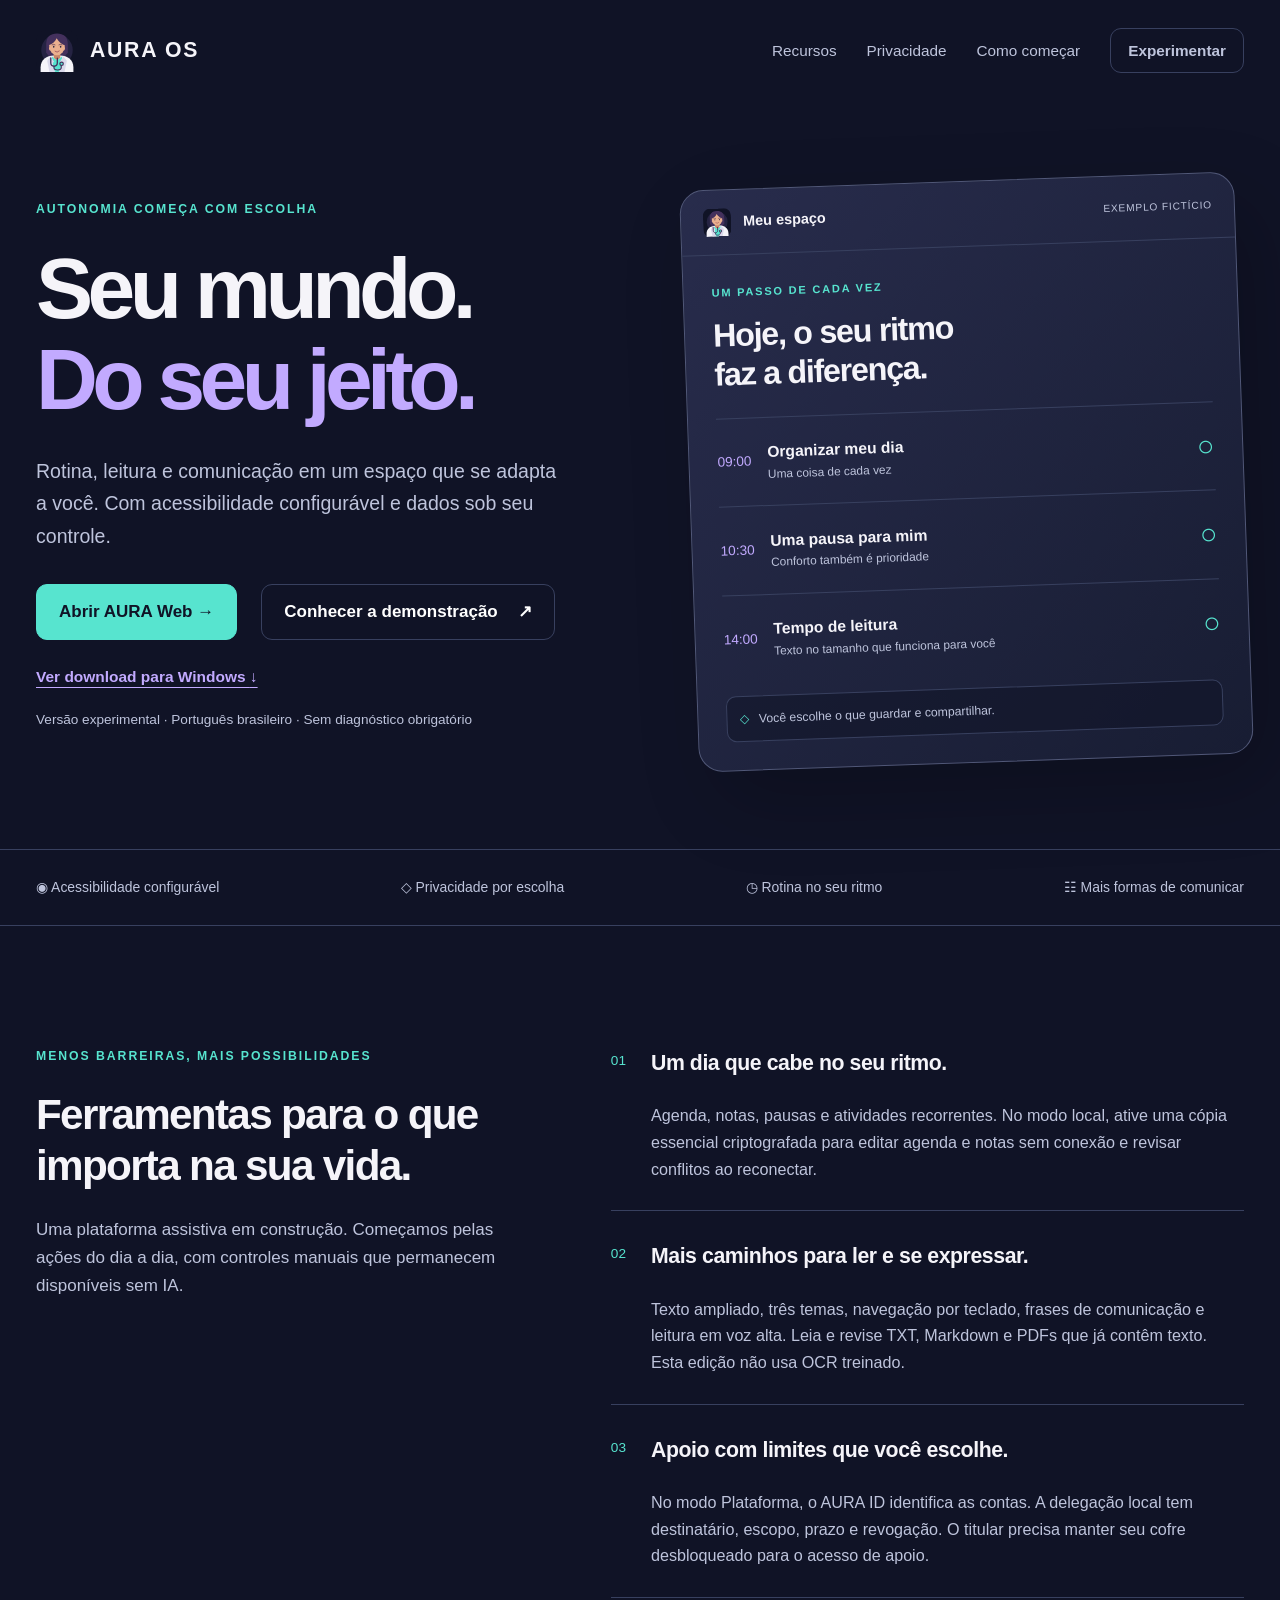
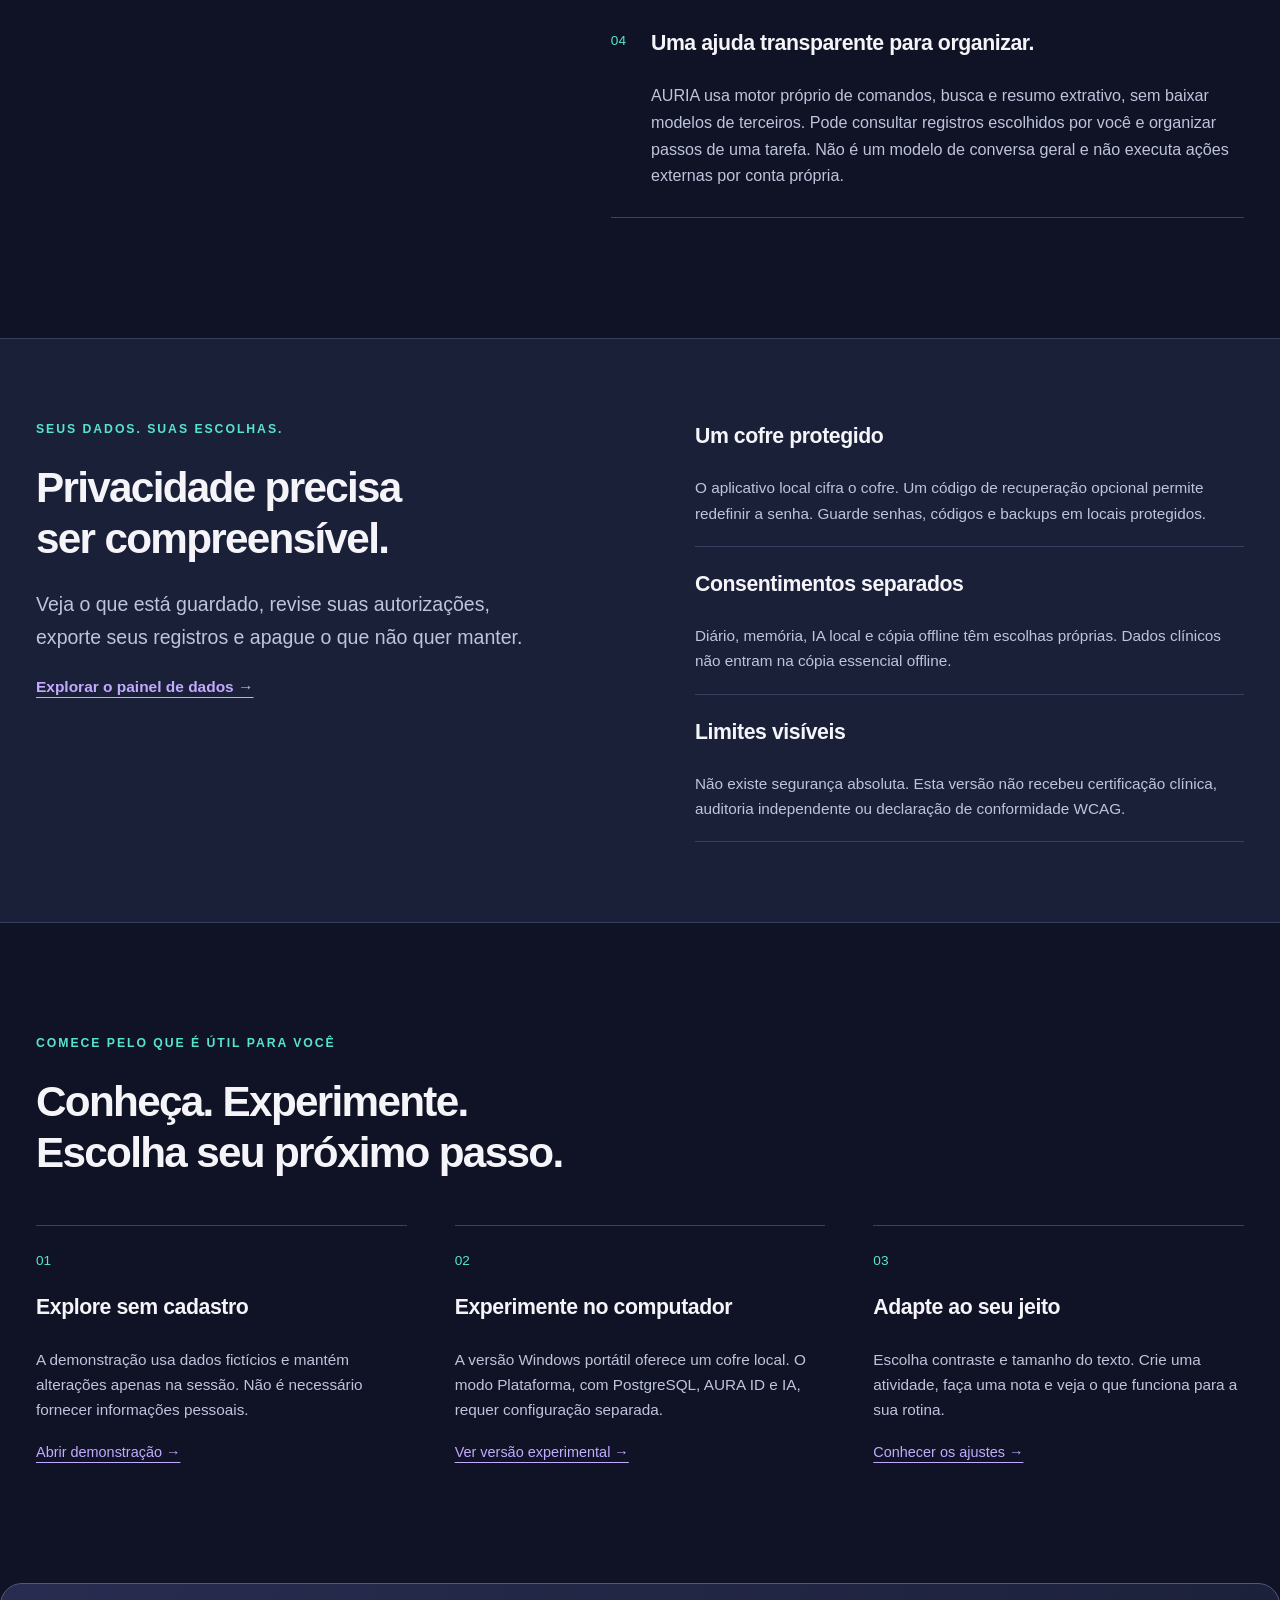
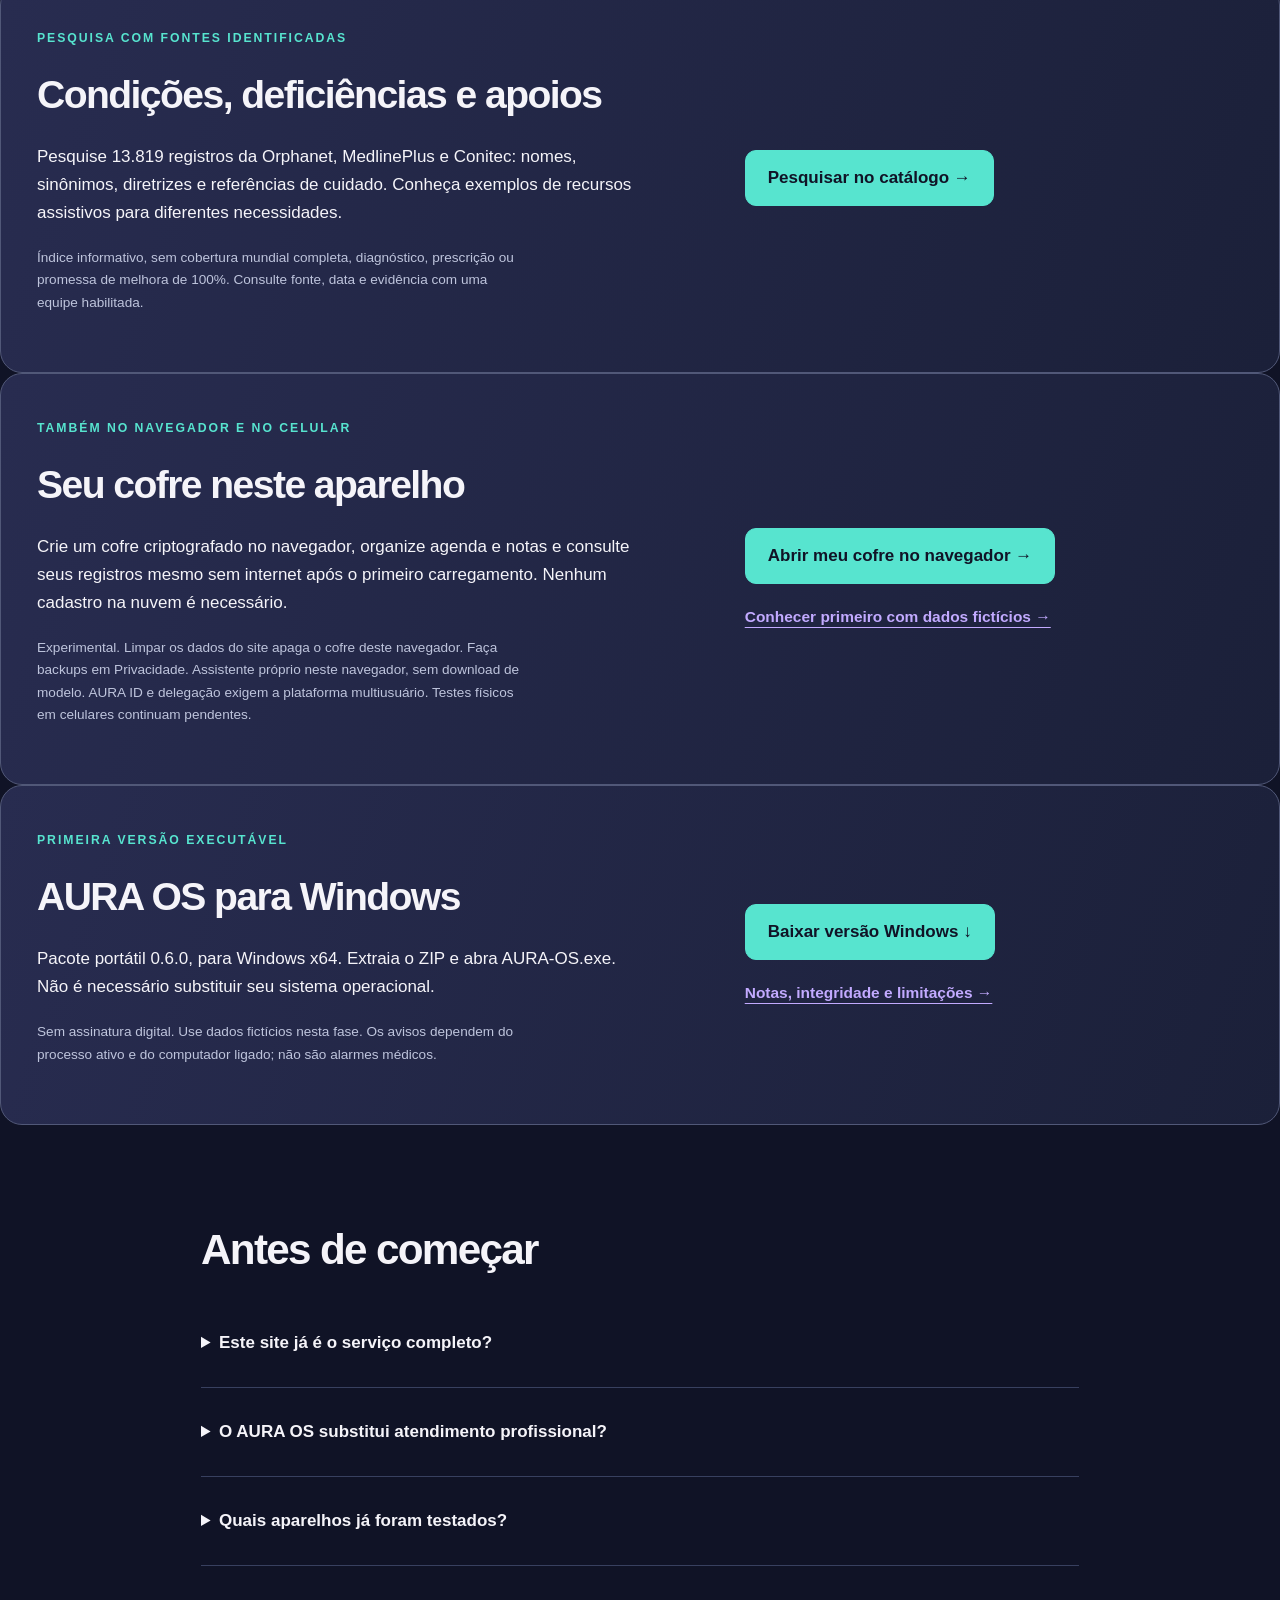
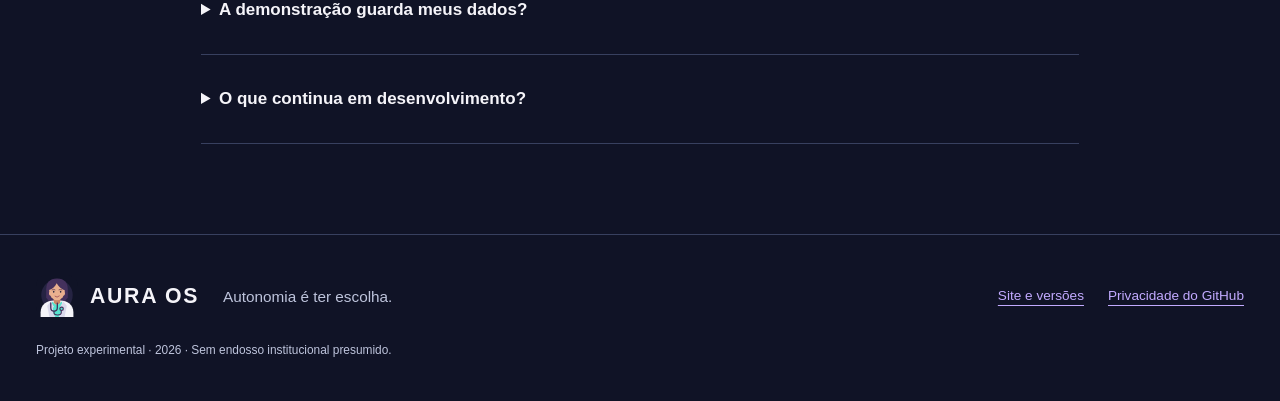
<file: index.html>
<!doctype html>
<html lang="pt-BR">
<head><meta charset="utf-8"><meta name="viewport" content="width=device-width,initial-scale=1"><meta name="description" content="AURA OS: rotina, leitura e comunicação acessíveis, com dados sob seu controle. Conheça a demonstração e a versão experimental para Windows."><meta name="theme-color" content="#101326"><link rel="icon" href="./icon.svg" type="image/svg+xml"><link rel="stylesheet" href="./site.css"><title>AURA OS — Seu mundo, do seu jeito</title></head>
<body>
<a class="skip" href="#conteudo">Pular para o conteúdo</a>
<header class="navigation"><a class="brand" href="./"><img src="./icon.svg" alt="">AURA OS</a><nav aria-label="Navegação do site"><a href="#recursos">Recursos</a><a href="#privacidade">Privacidade</a><a href="#comecar">Como começar</a><a class="button small" href="./demo/">Experimentar</a></nav></header>
<main id="conteudo">
<section class="hero wrap"><div><p class="eyebrow">AUTONOMIA COMEÇA COM ESCOLHA</p><h1>Seu mundo.<br><span>Do seu jeito.</span></h1><p class="lead">Rotina, leitura e comunicação em um espaço que se adapta a você. Com acessibilidade configurável e dados sob seu controle.</p><div class="actions"><a class="button primary" href="./app/">Abrir AURA Web →</a><a class="button" href="./demo/">Conhecer a demonstração <span aria-hidden="true">↗</span></a><a class="text-link" href="#downloads">Ver download para Windows <span aria-hidden="true">↓</span></a></div><p class="caption">Versão experimental · Português brasileiro · Sem diagnóstico obrigatório</p></div><div class="preview" aria-label="Exemplo fictício de uma rotina no AURA OS"><div class="preview-head"><span class="brand"><img src="./icon.svg" alt="">Meu espaço</span><span class="tag">EXEMPLO FICTÍCIO</span></div><div class="preview-body"><p class="eyebrow">UM PASSO DE CADA VEZ</p><h2>Hoje, o seu ritmo<br>faz a diferença.</h2><div class="routine"><span class="time">09:00</span><div><strong>Organizar meu dia</strong><small>Uma coisa de cada vez</small></div><span class="circle" aria-hidden="true">○</span></div><div class="routine"><span class="time">10:30</span><div><strong>Uma pausa para mim</strong><small>Conforto também é prioridade</small></div><span class="circle" aria-hidden="true">○</span></div><div class="routine"><span class="time">14:00</span><div><strong>Tempo de leitura</strong><small>Texto no tamanho que funciona para você</small></div><span class="circle" aria-hidden="true">○</span></div><div class="preview-foot"><span aria-hidden="true">◇</span> Você escolhe o que guardar e compartilhar.</div></div></div></section>
<div class="principles wrap" aria-label="Princípios do projeto"><span>◉ Acessibilidade configurável</span><span>◇ Privacidade por escolha</span><span>◷ Rotina no seu ritmo</span><span>☷ Mais formas de comunicar</span></div>
<section class="wrap feature-section" id="recursos"><div class="section-intro"><p class="eyebrow">MENOS BARREIRAS, MAIS POSSIBILIDADES</p><h2>Ferramentas para o que<br>importa na sua vida.</h2><p class="muted">Uma plataforma assistiva em construção. Começamos pelas ações do dia a dia, com controles manuais que permanecem disponíveis sem IA.</p></div><div class="feature-list"><article><span class="feature-number">01</span><div><h3>Um dia que cabe no seu ritmo.</h3><p>Agenda, notas, pausas e atividades recorrentes. No modo local, ative uma cópia essencial criptografada para editar agenda e notas sem conexão e revisar conflitos ao reconectar.</p></div></article><article><span class="feature-number">02</span><div><h3>Mais caminhos para ler e se expressar.</h3><p>Texto ampliado, três temas, navegação por teclado, frases de comunicação e leitura em voz alta. Leia e revise TXT, Markdown e PDFs que já contêm texto. Esta edição não usa OCR treinado.</p></div></article><article><span class="feature-number">03</span><div><h3>Apoio com limites que você escolhe.</h3><p>No modo Plataforma, o AURA ID identifica as contas. A delegação local tem destinatário, escopo, prazo e revogação. O titular precisa manter seu cofre desbloqueado para o acesso de apoio.</p></div></article><article><span class="feature-number">04</span><div><h3>Uma ajuda transparente para organizar.</h3><p>AURIA usa motor próprio de comandos, busca e resumo extrativo, sem baixar modelos de terceiros. Pode consultar registros escolhidos por você e organizar passos de uma tarefa. Não é um modelo de conversa geral e não executa ações externas por conta própria.</p></div></article></div></section>
<section class="privacy-band" id="privacidade"><div class="wrap privacy-layout"><div><p class="eyebrow">SEUS DADOS. SUAS ESCOLHAS.</p><h2>Privacidade precisa<br>ser compreensível.</h2><p class="lead">Veja o que está guardado, revise suas autorizações, exporte seus registros e apague o que não quer manter.</p><a class="text-link" href="./demo/#privacidade">Explorar o painel de dados →</a></div><div class="privacy-details"><article><h3>Um cofre protegido</h3><p>O aplicativo local cifra o cofre. Um código de recuperação opcional permite redefinir a senha. Guarde senhas, códigos e backups em locais protegidos.</p></article><article><h3>Consentimentos separados</h3><p>Diário, memória, IA local e cópia offline têm escolhas próprias. Dados clínicos não entram na cópia essencial offline.</p></article><article><h3>Limites visíveis</h3><p>Não existe segurança absoluta. Esta versão não recebeu certificação clínica, auditoria independente ou declaração de conformidade WCAG.</p></article></div></div></section>
<section class="wrap start-section" id="comecar"><div class="section-intro"><p class="eyebrow">COMECE PELO QUE É ÚTIL PARA VOCÊ</p><h2>Conheça. Experimente.<br>Escolha seu próximo passo.</h2></div><ol class="steps"><li><h3>Explore sem cadastro</h3><p>A demonstração usa dados fictícios e mantém alterações apenas na sessão. Não é necessário fornecer informações pessoais.</p><a href="./demo/">Abrir demonstração →</a></li><li><h3>Experimente no computador</h3><p>A versão Windows portátil oferece um cofre local. O modo Plataforma, com PostgreSQL, AURA ID e IA, requer configuração separada.</p><a href="#downloads">Ver versão experimental →</a></li><li><h3>Adapte ao seu jeito</h3><p>Escolha contraste e tamanho do texto. Crie uma atividade, faça uma nota e veja o que funciona para a sua rotina.</p><a href="./demo/#acessibilidade">Conhecer os ajustes →</a></li></ol></section>
<section class="wrap downloads" id="catalogo"><div><p class="eyebrow">PESQUISA COM FONTES IDENTIFICADAS</p><h2>Condições, deficiências e apoios</h2><p>Pesquise 13.819 registros da Orphanet, MedlinePlus e Conitec: nomes, sinônimos, diretrizes e referências de cuidado. Conheça exemplos de recursos assistivos para diferentes necessidades.</p><p class="caption">Índice informativo, sem cobertura mundial completa, diagnóstico, prescrição ou promessa de melhora de 100%. Consulte fonte, data e evidência com uma equipe habilitada.</p></div><div class="download-actions"><a class="button primary" href="./demo/#catalogo">Pesquisar no catálogo →</a></div></section>
<section class="wrap downloads" id="cofre-web"><div><p class="eyebrow">TAMBÉM NO NAVEGADOR E NO CELULAR</p><h2>Seu cofre neste aparelho</h2><p>Crie um cofre criptografado no navegador, organize agenda e notas e consulte seus registros mesmo sem internet após o primeiro carregamento. Nenhum cadastro na nuvem é necessário.</p><p class="caption">Experimental. Limpar os dados do site apaga o cofre deste navegador. Faça backups em Privacidade. Assistente próprio neste navegador, sem download de modelo. AURA ID e delegação exigem a plataforma multiusuário. Testes físicos em celulares continuam pendentes.</p></div><div class="download-actions"><a class="button primary" href="./app/">Abrir meu cofre no navegador →</a><a class="text-link" href="./demo/">Conhecer primeiro com dados fictícios →</a></div></section>
<section class="wrap downloads" id="downloads"><div><p class="eyebrow">PRIMEIRA VERSÃO EXECUTÁVEL</p><h2>AURA OS para Windows</h2><p>Pacote portátil 0.6.0, para Windows x64. Extraia o ZIP e abra AURA-OS.exe. Não é necessário substituir seu sistema operacional.</p><p class="caption">Sem assinatura digital. Use dados fictícios nesta fase. Os avisos dependem do processo ativo e do computador ligado; não são alarmes médicos.</p></div><div class="download-actions"><a class="button primary" href="https://github.com/lzvsrx/aura-os-site/releases/download/v0.6.0/AURA-OS-Windows-x64-v0.6.0.zip">Baixar versão Windows ↓</a><a class="text-link" href="https://github.com/lzvsrx/aura-os-site/releases/tag/v0.6.0">Notas, integridade e limitações →</a></div></section>
<section class="wrap faq"><h2>Antes de começar</h2><details><summary>Este site já é o serviço completo?</summary><p>Este é o site público com demonstração, downloads e cofre local no navegador. O GitHub Pages serve arquivos estáticos. Banco de dados, identidade e API não estão sendo executados pelo Pages. O cofre web funciona neste aparelho; os serviços de identidade e colaboração exigem um computador configurado para o modo Plataforma.</p></details><details><summary>O AURA OS substitui atendimento profissional?</summary><p>Não. O diário e os planos são registros informados pelo usuário. AURIA não deve ser usada para diagnóstico, prescrição ou alteração de tratamentos. Integrações clínicas exigem revisão especializada e acordos próprios.</p></details><details><summary>Quais aparelhos já foram testados?</summary><p>Esta entrega foi testada automaticamente em Windows x64 e navegador Chromium, incluindo emulação de largura móvel. Isso não equivale a testes físicos em Android, iPhone, macOS, Linux, leitores de tela ou dispositivos assistivos.</p></details><details><summary>A demonstração guarda meus dados?</summary><p>A demonstração mantém as mudanças em memória durante a sessão. Ao sair ou recarregar, elas são descartadas. Evite inserir dados reais. A leitura em voz alta depende do mecanismo do navegador. Como serviço de hospedagem, o GitHub pode registrar acessos conforme sua própria política de privacidade.</p></details><details><summary>O que continua em desenvolvimento?</summary><p>Aplicativos nativos móveis, validação participativa, leitores de tela em dispositivos reais, governança clínica, integrações institucionais, assinatura de instaladores e operação monitorada em nuvem. O roteiro completo não é apresentado como concluído.</p></details></section>
</main><footer class="wrap footer"><a class="brand" href="./"><img src="./icon.svg" alt="">AURA OS</a><p>Autonomia é ter escolha.</p><div><a href="https://github.com/lzvsrx/aura-os-site">Site e versões</a><a href="https://docs.github.com/en/site-policy/privacy-policies/github-general-privacy-statement">Privacidade do GitHub</a></div><small>Projeto experimental · 2026 · Sem endosso institucional presumido.</small></footer>
</body></html>
</file>
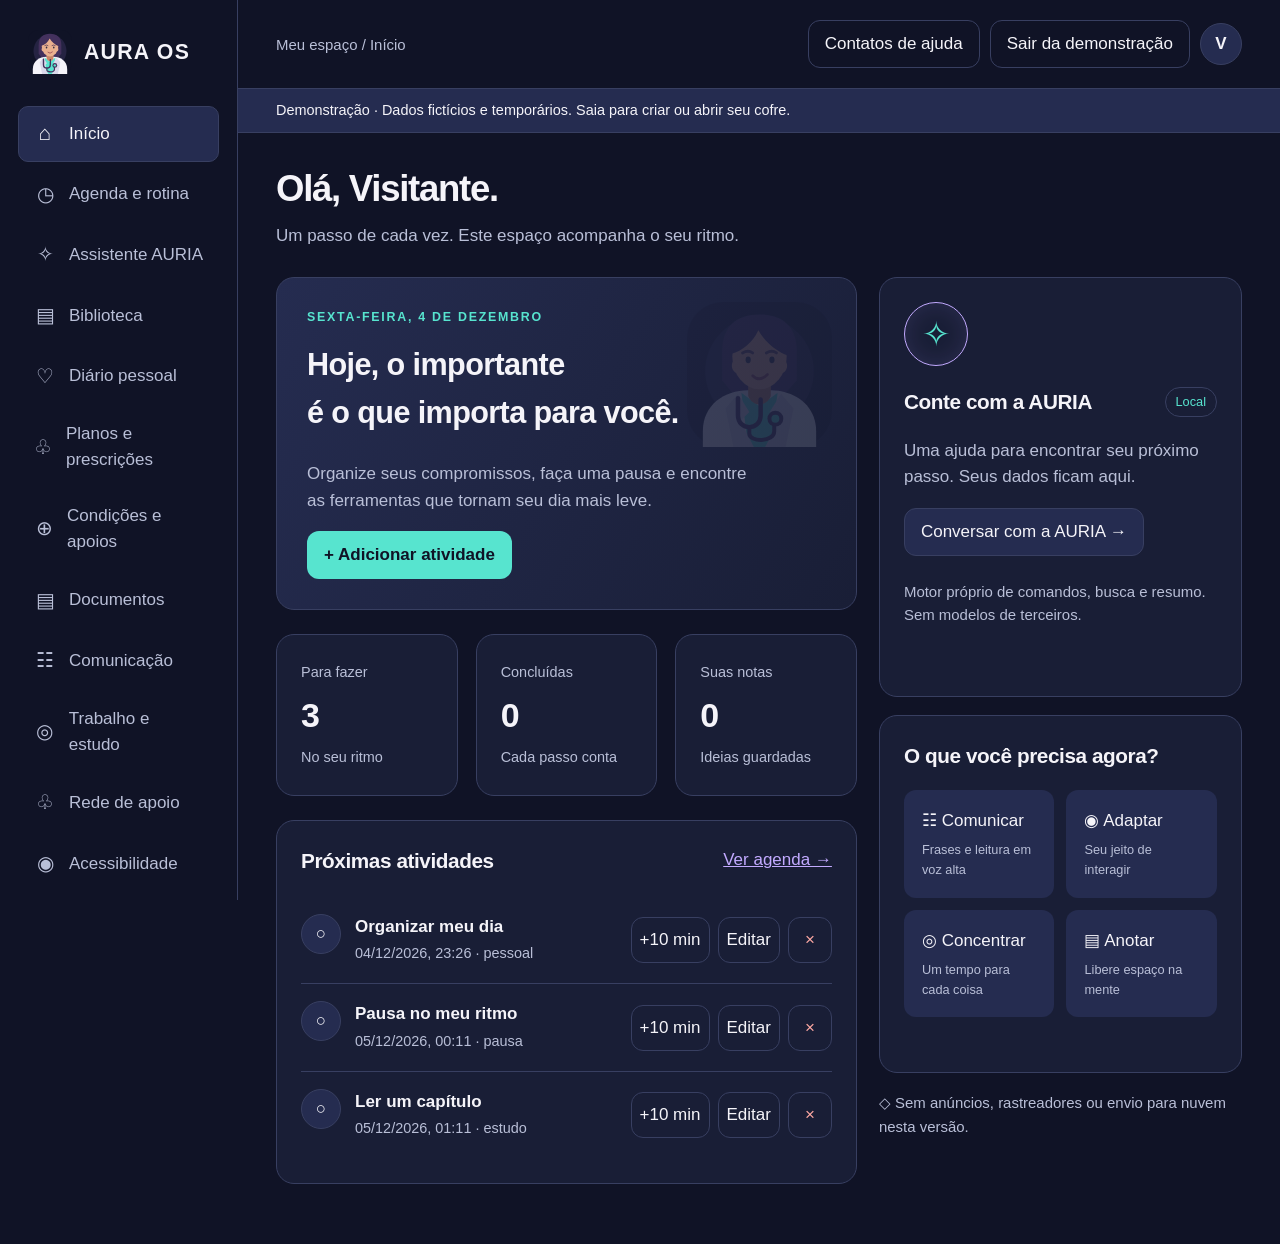
<file: demo/index.html>
<!doctype html>
<html lang="pt-BR" data-theme="dark">
<head><meta http-equiv="Content-Security-Policy" content="default-src 'self'; script-src 'self' 'wasm-unsafe-eval'; worker-src 'self'; style-src 'self'; img-src 'self' data: blob:; connect-src 'self'; object-src 'none'; base-uri 'none'">
  <meta charset="utf-8"><meta name="viewport" content="width=device-width,initial-scale=1">
  <meta name="theme-color" content="#101326"><meta name="description" content="Seu espaço de autonomia: rotina, comunicação e acessibilidade sob seu controle.">
  <link rel="icon" href="./icon.svg" type="image/svg+xml"><link rel="stylesheet" href="./styles.css">
  <title>AURA OS · Seu espaço de autonomia</title>
</head>
<body>
  <a class="skip" href="#main">Pular para o conteúdo</a>
  <div id="app"></div>
  <div id="status" class="toast" role="status" aria-live="polite"></div>
  <dialog id="modal" aria-labelledby="modal-title"></dialog>
  <script src="./static-config.js"></script><script src="./resources.js" defer></script>
  <script src="./offline.js" defer></script>
  <script src="./importers.js" defer></script>
  <script src="./app.js" type="module"></script>
</body>
</html>
</file>
<file: site.css>
:root{font-family:"Segoe UI",Arial,sans-serif;background:#101326;color:#f5f4f9;line-height:1.65;font-size:17px;--muted:#bec4dc;--mint:#57e4cf;--violet:#c2aaff;--line:#38405f}*{box-sizing:border-box}body{margin:0}a{color:var(--violet);text-underline-offset:5px}a:focus-visible,summary:focus-visible{outline:3px solid var(--mint);outline-offset:6px}h1,h2,h3,p{margin-top:0}h1{font-size:clamp(3.1rem,6.7vw,6.3rem);font-weight:700;line-height:1.06;letter-spacing:-.065em;margin-bottom:30px}h1 span{color:var(--violet)}h2{font-size:clamp(2rem,3.3vw,3.2rem);line-height:1.2;letter-spacing:-.04em;margin-bottom:24px}h3{font-size:1.25rem;letter-spacing:-.02em}p{max-width:65ch}.wrap{max-width:1280px;margin:auto;padding-left:36px;padding-right:36px}.navigation{max-width:1440px;margin:auto;padding:28px 36px;display:flex;align-items:center;justify-content:space-between;gap:28px}.brand{display:inline-flex;align-items:center;gap:12px;text-decoration:none;color:#f5f4f9;font-size:1.25rem;font-weight:750;letter-spacing:.08em}.brand img{width:42px;height:42px}.navigation nav{display:flex;gap:30px;align-items:center;flex-wrap:wrap}.navigation nav a{text-decoration:none;color:var(--muted);font-size:.9rem}.navigation nav a:hover{color:#fff}.button{min-height:48px;border:1px solid var(--line);border-radius:11px;padding:13px 22px;display:inline-flex;gap:20px;align-items:center;justify-content:center;color:#fff;text-decoration:none;font-weight:650}.button.primary{background:var(--mint);color:#101326;border-color:var(--mint)}.button:hover{border-color:var(--violet)}.button.small{padding:9px 17px;min-height:44px}.hero{display:grid;grid-template-columns:1.05fr 1fr;gap:70px;align-items:center;padding-top:80px;padding-bottom:86px}.eyebrow{font-size:.72rem;font-weight:700;letter-spacing:.16em;color:var(--mint);margin-bottom:24px}.lead{font-size:1.15rem;color:var(--muted);max-width:48ch}.actions{display:flex;gap:24px;align-items:center;flex-wrap:wrap;margin:32px 0 20px}.text-link{font-size:.91rem;font-weight:600}.caption{font-size:.8rem;color:var(--muted);margin-top:20px}.preview{border:1px solid #515878;background:linear-gradient(135deg,#282c4c,#181d33);border-radius:24px;box-shadow:20px 30px 80px #0003;transform:rotate(-2deg)}.preview-head{padding:18px 22px;border-bottom:1px solid var(--line);display:flex;justify-content:space-between;align-items:center;gap:10px}.preview-head .brand{font-size:.85rem;letter-spacing:0}.preview-head img{width:28px;height:28px}.tag{color:var(--muted);font-size:.6rem;letter-spacing:.08em}.preview-body{padding:28px}.preview-body h2{font-size:1.9rem}.preview-body .eyebrow{font-size:.65rem;margin-bottom:15px}.routine{display:flex;align-items:center;gap:16px;border-top:1px solid var(--line);padding:20px 0}.routine .time{font-size:.8rem;color:var(--violet);font-variant-numeric:tabular-nums}.routine strong{display:block;font-size:.92rem}.routine small{display:block;font-size:.7rem;color:var(--muted)}.circle{margin-left:auto;color:var(--mint);font-size:1.7rem}.preview-foot{background:#10132688;border:1px solid var(--line);border-radius:10px;padding:12px;font-size:.72rem;color:var(--muted);margin-top:12px}.preview-foot span{color:var(--mint);margin-right:7px}.principles{display:flex;justify-content:space-between;gap:24px;flex-wrap:wrap;color:var(--muted);padding-top:26px;padding-bottom:26px;border-top:1px solid var(--line);border-bottom:1px solid var(--line);font-size:.82rem}.feature-section{display:grid;grid-template-columns:.9fr 1.2fr;gap:100px;padding-top:120px;padding-bottom:120px}.muted{color:var(--muted)}.section-intro p{color:var(--muted)}.section-intro .eyebrow{color:var(--mint)}.feature-list article{display:flex;gap:25px;padding:28px 0;border-bottom:1px solid var(--line)}.feature-list article:first-child{padding-top:0}.feature-list p{font-size:.95rem;color:var(--muted);margin-bottom:0}.feature-number{color:var(--mint);font-size:.8rem;padding-top:4px}.privacy-band{background:#1b2039;border-top:1px solid var(--line);border-bottom:1px solid var(--line)}.privacy-layout{display:grid;grid-template-columns:1fr 1fr;gap:110px;padding-top:80px;padding-bottom:80px}.privacy-details article{padding:20px 0;border-bottom:1px solid var(--line)}.privacy-details article:first-child{padding-top:0}.privacy-details p{color:var(--muted);font-size:.9rem;margin-bottom:0}.start-section{padding-top:110px;padding-bottom:100px}.steps{padding:0;display:grid;grid-template-columns:repeat(3,minmax(0,1fr));gap:48px;list-style:none;counter-reset:steps;margin-top:46px}.steps li{border-top:1px solid var(--line);padding-top:24px}.steps li:before{counter-increment:steps;content:"0" counter(steps);color:var(--mint);font-size:.8rem;display:block;margin-bottom:18px}.steps p{color:var(--muted);font-size:.9rem}.steps a{font-size:.85rem}.downloads{background:linear-gradient(110deg,#282c50,#1b2039);border:1px solid #515878;border-radius:22px;display:grid;grid-template-columns:1.3fr 1fr;gap:60px;padding-top:44px;padding-bottom:44px}.downloads h2{font-size:2.3rem}.download-actions{display:flex;flex-direction:column;align-items:flex-start;justify-content:center;gap:20px}.faq{padding-top:100px;padding-bottom:90px;max-width:950px}.faq details{border-bottom:1px solid var(--line);padding:22px 0}.faq summary{cursor:pointer;min-height:44px;align-content:center;font-weight:650}.faq details p{color:var(--muted);font-size:.94rem;margin:20px 0 10px}.footer{border-top:1px solid var(--line);padding-top:40px;padding-bottom:40px;display:flex;gap:24px;align-items:center;flex-wrap:wrap}.footer p{font-size:.9rem;margin:0;color:var(--muted)}.footer div{margin-left:auto;display:flex;gap:24px;font-size:.8rem}.footer small{display:block;flex-basis:100%;font-size:.7rem;color:var(--muted)}.skip{position:fixed;left:20px;top:-100px;background:var(--mint);color:#101326;padding:14px;z-index:20}.skip:focus{top:10px}section{scroll-margin-top:24px}h1,h2,h3,p,a{overflow-wrap:anywhere}@media(max-width:1000px){.hero{gap:36px}.feature-section,.privacy-layout{gap:48px}.preview{transform:none}.preview-head{flex-wrap:wrap}.navigation nav{gap:16px}}@media(max-width:760px){.wrap,.navigation{padding-left:22px;padding-right:22px}.navigation{flex-wrap:wrap;gap:18px}.navigation nav{width:100%;justify-content:space-between;gap:12px}.navigation nav a{font-size:.8rem}.hero,.feature-section,.privacy-layout,.downloads{grid-template-columns:1fr;gap:40px}.hero{padding-top:45px;padding-bottom:45px}.hero h1{font-size:3.5rem}.preview-body{padding:22px}.principles{display:grid;grid-template-columns:1fr 1fr;font-size:.75rem}.feature-section{padding-top:70px;padding-bottom:65px}.privacy-layout{padding-top:60px;padding-bottom:60px}.steps{grid-template-columns:1fr;gap:24px}.start-section{padding-top:65px;padding-bottom:55px}.downloads{border-radius:0;margin:0 12px;padding:30px 22px}.downloads h2{font-size:1.9rem}.faq{padding-top:65px;padding-bottom:55px}.footer div{margin-left:0;flex-wrap:wrap}.actions{gap:18px}.button{width:100%}.download-actions{align-items:stretch}.navigation .button{width:auto}}@media(prefers-reduced-motion:reduce){*{scroll-behavior:auto}}
</file>
<file: demo/styles.css>
@charset "UTF-8";
:root{font-family:Atkinson Hyperlegible,Segoe UI,Arial,sans-serif;color-scheme:dark;--bg:#101326;--surface:#191e36;--raised:#252c50;--text:#f5f4f9;--muted:#b9bfd7;--violet:#c2aaff;--mint:#57e4cf;--coral:#ffaaa4;--line:#383f61;--accentText:#101326;background:var(--bg);color:var(--text);font-size:17px;line-height:1.55}
:root[data-theme=light]{color-scheme:light;--bg:#f4f5fb;--surface:#fff;--raised:#e9e9f6;--text:#242638;--muted:#50576d;--violet:#6740a8;--mint:#096b5d;--coral:#a73332;--line:#c7cade;--accentText:#fff}
:root[data-theme=contrast]{--bg:#000;--surface:#000;--raised:#171717;--text:#fff;--muted:#fff;--violet:#ffef00;--mint:#70ffb2;--line:#fff;--accentText:#000}
*{box-sizing:border-box}body{margin:0}button,input,select,textarea{font:inherit}button,a,input,textarea,select{touch-action:manipulation}button{cursor:pointer}button:disabled{cursor:wait;opacity:.6}button,.button{border:1px solid var(--line);border-radius:12px;background:var(--raised);color:var(--text);min-height:46px;padding:10px 16px;text-decoration:none;display:inline-flex;align-items:center;justify-content:center;gap:8px}button:hover,.button:hover{border-color:var(--violet)}button.primary,.button.primary{background:var(--mint);color:var(--accentText);font-weight:700;border-color:transparent}button.danger{color:var(--coral)}button.ghost{background:transparent}a{color:var(--violet)}:focus-visible{outline:3px solid var(--mint);outline-offset:4px}h1,h2,h3,p{margin-top:0}h1{font-size:2.15rem;line-height:1.2;letter-spacing:-.035em;margin-bottom:12px}h2{font-size:1.22rem;letter-spacing:-.02em}h3{font-size:1rem}p{max-width:70ch}small,.muted{color:var(--muted)}small{font-size:.85rem}label{display:grid;gap:7px;font-weight:600}input,select,textarea{width:100%;background:var(--bg);border:1px solid var(--line);border-radius:10px;color:var(--text);padding:12px;min-height:46px}textarea{min-height:110px;resize:vertical}input[type=checkbox]{width:24px;min-height:24px;accent-color:var(--mint)}.check{display:flex;gap:12px;align-items:center}.check input{flex-shrink:0}form{display:grid;gap:18px}.form-row{display:grid;grid-template-columns:1fr 1fr;gap:16px}.skip{position:fixed;top:-100px;left:20px;background:var(--mint);color:var(--accentText);padding:12px;z-index:100}.skip:focus{top:12px}.shell{display:grid;grid-template-columns:238px 1fr;min-height:100vh}.sidebar{border-right:1px solid var(--line);padding:30px 18px;display:flex;flex-direction:column;position:sticky;top:0;height:100vh;overflow:auto}.brand{display:flex;align-items:center;gap:12px;font-weight:750;letter-spacing:.06em;font-size:1.25rem;text-decoration:none;color:var(--text);margin:0 10px 32px}.brand img{width:44px;height:44px}.eyebrow{text-transform:uppercase;letter-spacing:.14em;color:var(--mint);font-size:.73rem;font-weight:700}.sidebar nav{display:grid;gap:5px}.nav-link{display:flex;gap:12px;align-items:center;padding:11px 14px;border-radius:10px;color:var(--muted);text-decoration:none;border:1px solid transparent}.nav-link[aria-current=page]{background:var(--raised);color:var(--text);border-color:var(--line)}.nav-link:hover{background:var(--surface);color:var(--text)}.nav-icon{width:24px;font-size:1.2rem;text-align:center}.sidebar-footer{margin-top:auto;padding:24px 12px 0}.connection{display:flex;align-items:center;gap:8px;font-size:.8rem;color:var(--muted)}.dot{width:7px;height:7px;background:var(--mint);border-radius:50%}.topbar{display:flex;justify-content:space-between;align-items:center;gap:14px;border-bottom:1px solid var(--line);padding:20px 38px}.top-actions{display:flex;align-items:center;gap:10px}.avatar{display:grid;place-items:center;background:var(--raised);border:1px solid var(--line);width:42px;height:42px;border-radius:50%;font-weight:700}.content{padding:34px 38px 60px;max-width:1450px;margin:auto}.page-header{display:flex;align-items:flex-start;justify-content:space-between;gap:24px;margin-bottom:28px}.page-header p{margin-bottom:0}.grid{display:grid;grid-template-columns:1.6fr 1fr;gap:22px}.cards{display:grid;grid-template-columns:repeat(3,1fr);gap:18px;margin:24px 0}.card{border:1px solid var(--line);background:var(--surface);border-radius:18px;padding:24px;min-width:0}.hero{background:linear-gradient(120deg,var(--raised),var(--surface));position:relative;overflow:hidden;min-height:230px;padding:30px}.hero p{max-width:48ch}.hero h2{font-size:1.8rem;max-width:23ch}.hero .eyebrow{margin-bottom:14px}.hero-mark{position:absolute;right:24px;top:24px;width:145px;opacity:.13;pointer-events:none}.hero>*:not(.hero-mark){position:relative;z-index:1}.stat{font-size:2rem;line-height:1.25;font-weight:650;margin:8px 0}.card-header{display:flex;justify-content:space-between;align-items:center;gap:12px;margin-bottom:20px}.card-header h2{margin:0}.pill{display:inline-flex;border:1px solid var(--line);border-radius:30px;padding:4px 10px;font-size:.75rem;color:var(--mint)}.stack{display:grid;gap:18px}.row{display:flex;gap:14px;align-items:center;justify-content:space-between}.list{list-style:none;padding:0;margin:0;display:grid;gap:0}.list-item{padding:17px 0;border-top:1px solid var(--line)}.list-item:first-child{border-top:0}.list-item p{margin:5px 0}.task-main{display:flex;gap:14px;align-items:flex-start;flex:1;min-width:0}.task-title{font-weight:650;overflow-wrap:anywhere}.task-time{color:var(--violet);font-size:.85rem;min-width:48px}.task-check{border-radius:50%;padding:0;width:40px;height:40px;min-height:40px;flex-shrink:0}.task-done .task-title{text-decoration:line-through;color:var(--muted)}.actions{display:flex;gap:8px;flex-wrap:wrap}.icon-button{min-width:44px;padding:8px}.empty{padding:24px 12px;text-align:center;color:var(--muted);border:1px dashed var(--line);border-radius:12px}.notice{border-left:3px solid var(--violet);padding:12px 16px;background:var(--raised);border-radius:0 10px 10px 0;font-size:.88rem;margin-bottom:20px}.notice p:last-child{margin:0}.subtle{font-size:.88rem;color:var(--muted)}.quick-grid{display:grid;grid-template-columns:1fr 1fr;gap:12px}.quick-link{padding:18px;border-radius:12px;background:var(--raised);color:var(--text);text-decoration:none;display:grid;gap:6px}.quick-link small{font-size:.75rem}.auria-orb{height:64px;width:64px;border:1px solid var(--violet);border-radius:50%;display:grid;place-items:center;color:var(--mint);font-size:2rem;margin-bottom:20px;box-shadow:inset 0 0 25px #a78bfa22}.section-gap{margin-top:24px}.welcome{display:grid;grid-template-columns:1.1fr 1fr;min-height:100vh}.welcome-story{padding:70px 10%;display:flex;flex-direction:column;justify-content:center;background:linear-gradient(145deg,#252c50,#101326);color:#f5f4f9}.welcome-story h1{font-size:3.4rem;max-width:12ch}.welcome-story p{color:#c5c9dd}.welcome-story .brand{margin-left:0}.welcome-form{padding:48px 10%;display:flex;justify-content:center;flex-direction:column}.welcome-form>div{max-width:450px;width:100%;margin:auto}.welcome-access{display:flex;gap:10px;flex-wrap:wrap;margin-top:24px}.error{color:var(--coral);padding:10px 0;min-height:20px}.toast{position:fixed;right:24px;bottom:24px;max-width:min(480px,90vw);border-radius:12px;padding:0;z-index:100;background:var(--mint);color:var(--accentText);box-shadow:0 8px 36px #0005}.toast:not(:empty){padding:16px 22px}dialog{background:var(--surface);color:var(--text);border:1px solid var(--line);border-radius:18px;padding:28px;width:min(560px,94vw);max-height:90vh}dialog::backdrop{background:#050811b8}dialog header{display:flex;justify-content:space-between;gap:20px;align-items:center;margin-bottom:24px}dialog header h2{margin:0}.prose{white-space:pre-wrap;overflow-wrap:anywhere}.conversation{min-height:220px;max-height:55vh;overflow:auto;display:grid;align-content:start;gap:14px;margin-bottom:22px}.bubble{padding:18px 20px;border:1px solid var(--line);border-radius:14px;background:var(--raised)}.bubble.user{margin-left:35px;background:var(--bg)}.bubble p{margin-bottom:8px}.caa{display:grid;grid-template-columns:repeat(3,1fr);gap:15px}.caa button{min-height:110px;flex-direction:column;font-size:1.15rem}.caa-symbol{font-size:1.7rem}.settings-grid{display:grid;grid-template-columns:1fr 1fr;gap:22px}.audit{font-size:.85rem}.focus-timer{font-size:4rem;font-variant-numeric:tabular-nums;color:var(--mint);margin:24px 0}.demo-bar{padding:10px 38px;background:var(--raised);font-size:.85rem;border-bottom:1px solid var(--line)}.search{max-width:450px;width:100%;margin-bottom:24px}.status-list{display:grid;gap:12px}.status-list>div{display:flex;justify-content:space-between;border-bottom:1px solid var(--line);padding-bottom:10px;gap:20px}.badge-pending{color:var(--coral)}.no-motion *{scroll-behavior:auto!important;animation:none!important;transition:none!important}.simple .decorative{display:none}
.scale-100{font-size:17px}.scale-125{font-size:21.25px}.scale-150{font-size:25.5px}.scale-200{font-size:34px}
main,section,article,.grid>*,.settings-grid>*,.quick-grid>*{min-width:0}h1,h2,h3,p,small,a,button{overflow-wrap:anywhere}.card-header{flex-wrap:wrap}.topbar,.top-actions{flex-wrap:wrap}.top-actions{max-width:100%}fieldset{min-inline-size:0}button,.button{max-width:100%}pre{white-space:pre-wrap;overflow-wrap:anywhere}
@media(max-width:740px){.scale-150 .cards,.scale-200 .cards,.scale-150 .quick-grid,.scale-200 .quick-grid,.scale-150 .caa,.scale-200 .caa{grid-template-columns:1fr}.scale-200 .card{padding:18px}.scale-200 .sidebar nav{font-size:.75rem}.scale-200 .content{padding:20px 12px}}
@media(prefers-reduced-motion:reduce){*{animation:none!important;transition:none!important;scroll-behavior:auto!important}}
@media(min-width:1500px){.content{padding-top:45px}.hero{min-height:250px}}
@media(max-width:1100px){.shell{grid-template-columns:205px 1fr}.content{padding:28px 24px}.topbar{padding:18px 24px}.grid{grid-template-columns:1fr}.cards{gap:12px}.card{padding:20px}.topbar .subtle{display:none}}
@media(max-width:740px){h1{font-size:1.8rem}.shell{display:block}.sidebar{position:relative;height:auto;border-right:0;padding:16px;border-bottom:1px solid var(--line)}.brand{margin:0 0 16px}.sidebar nav{display:flex;overflow:auto;gap:6px;padding-bottom:6px}.nav-link{white-space:nowrap;padding:9px 12px}.nav-icon{display:none}.sidebar-footer{display:none}.topbar{padding:12px 18px;flex-wrap:wrap}.top-actions{gap:6px}.top-actions button{font-size:.8rem;padding:8px 10px}.content{padding:24px 18px}.page-header{flex-direction:column;gap:16px}.cards{grid-template-columns:1fr 1fr 1fr}.cards .card{padding:14px}.cards .stat{font-size:1.6rem}.cards small{font-size:.7rem}.hero{padding:24px}.hero h2{font-size:1.5rem}.settings-grid,.welcome,.form-row{grid-template-columns:1fr}.welcome-story{padding:36px 24px}.welcome-story h1{font-size:2.3rem;max-width:20ch}.welcome-form{padding:32px 24px}.welcome-story .decorative{display:none}.caa{grid-template-columns:1fr 1fr}.row{flex-wrap:wrap}.demo-bar{padding:10px 18px}.focus-timer{font-size:3rem}.quick-grid{grid-template-columns:1fr 1fr}}
@media(max-width:400px){.cards{grid-template-columns:1fr}.caa,.quick-grid{grid-template-columns:1fr}}
</file>
